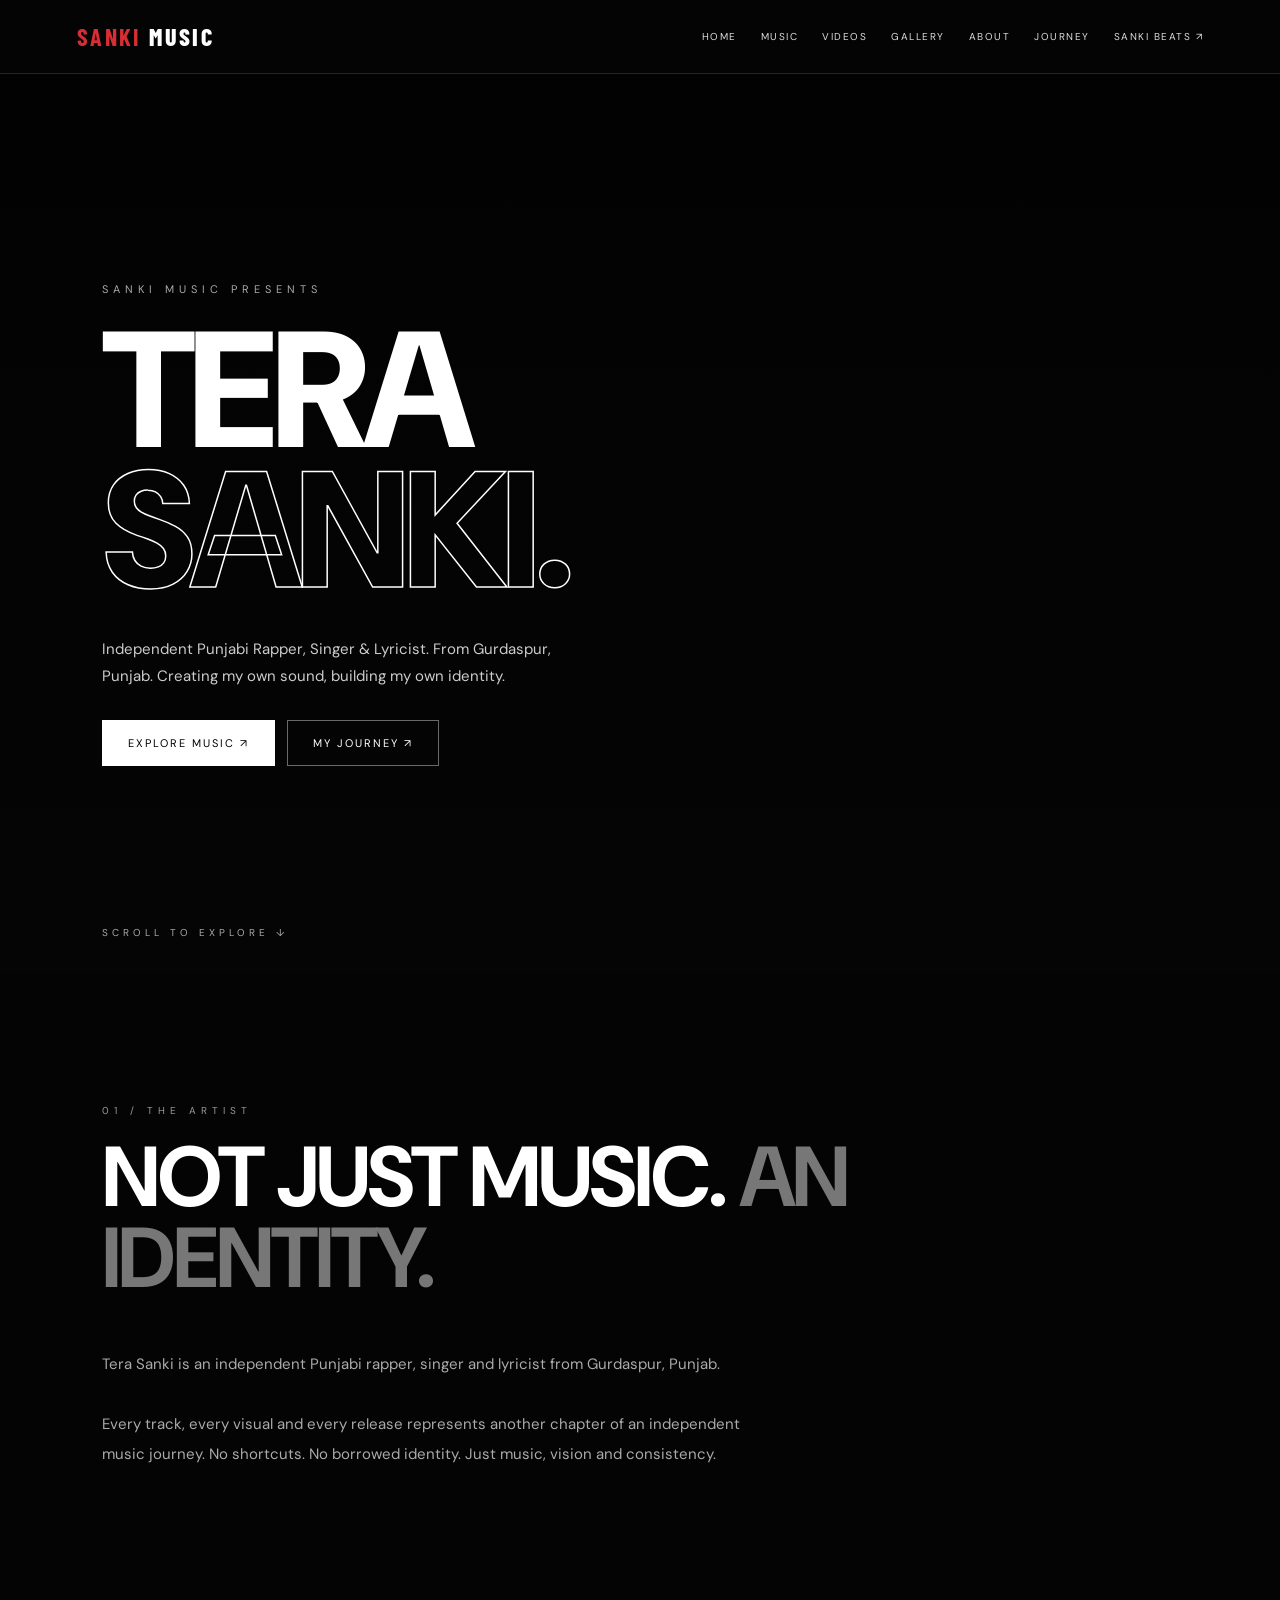
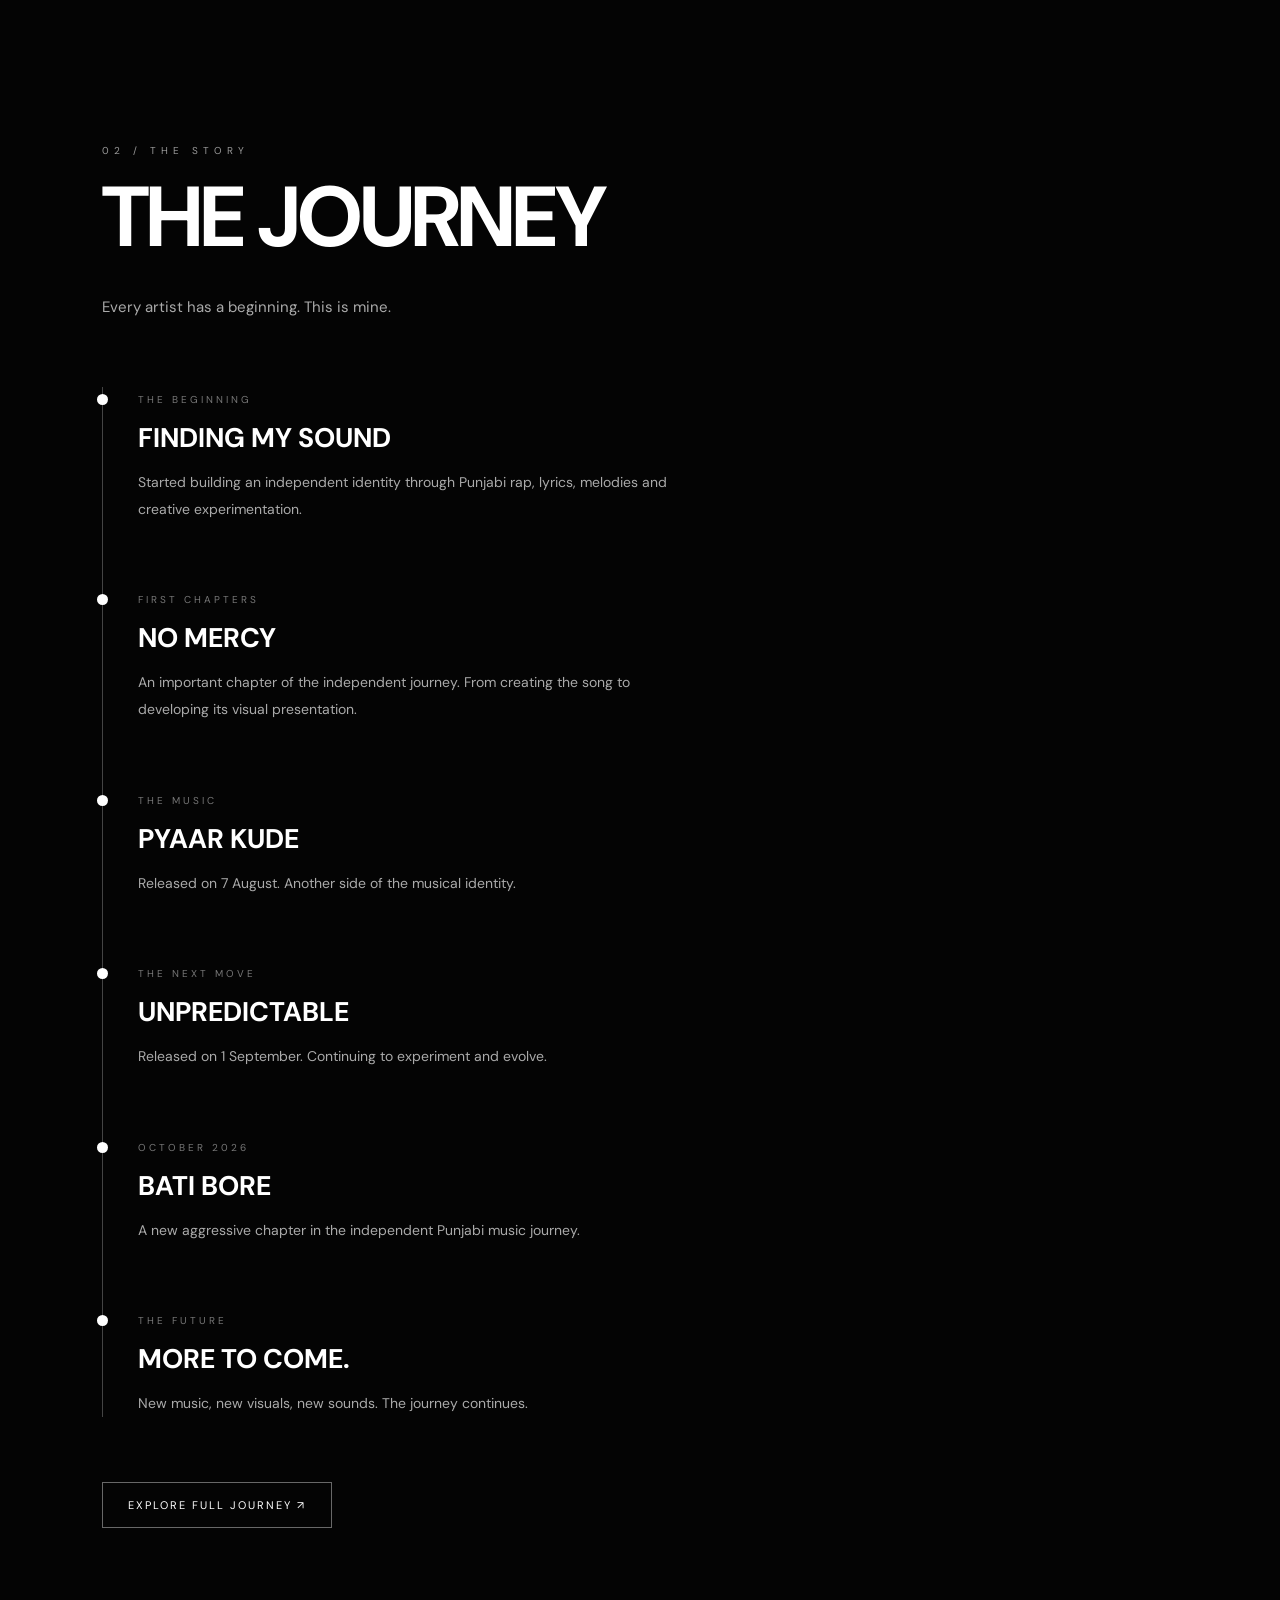
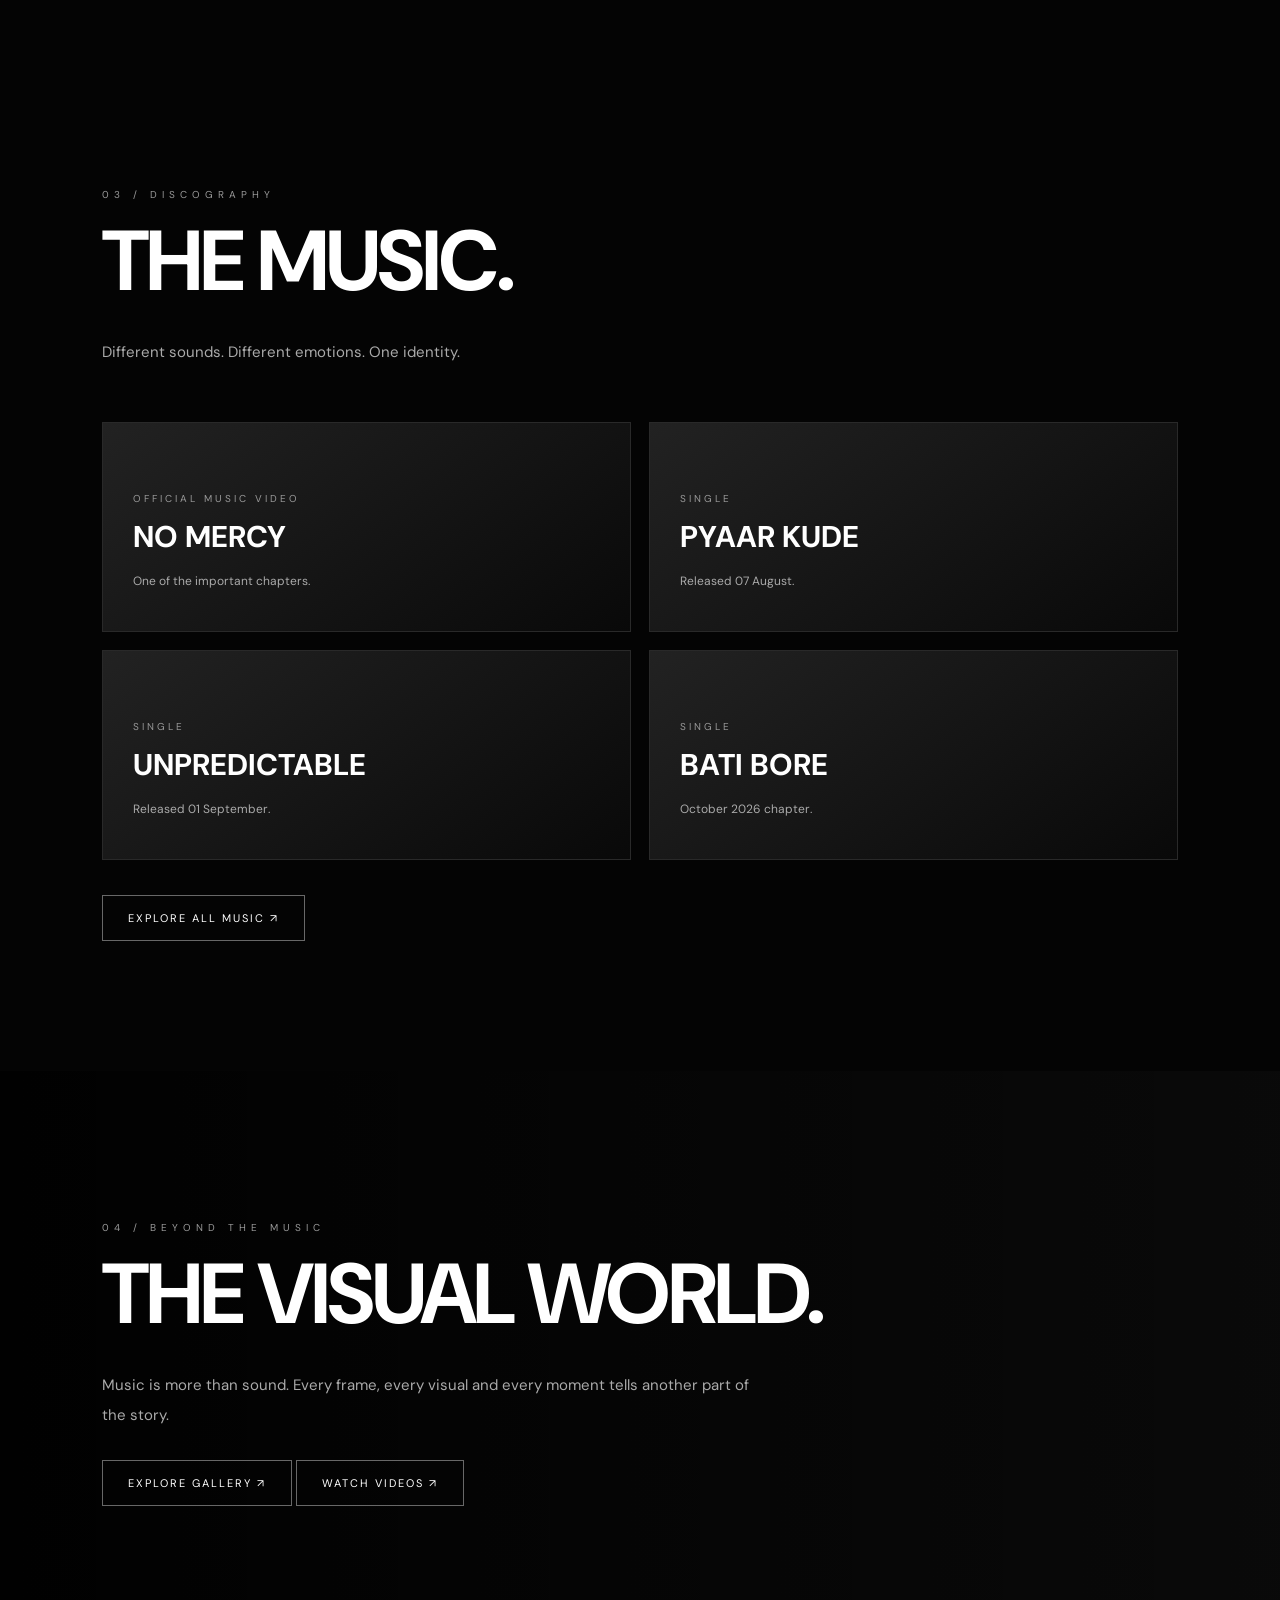
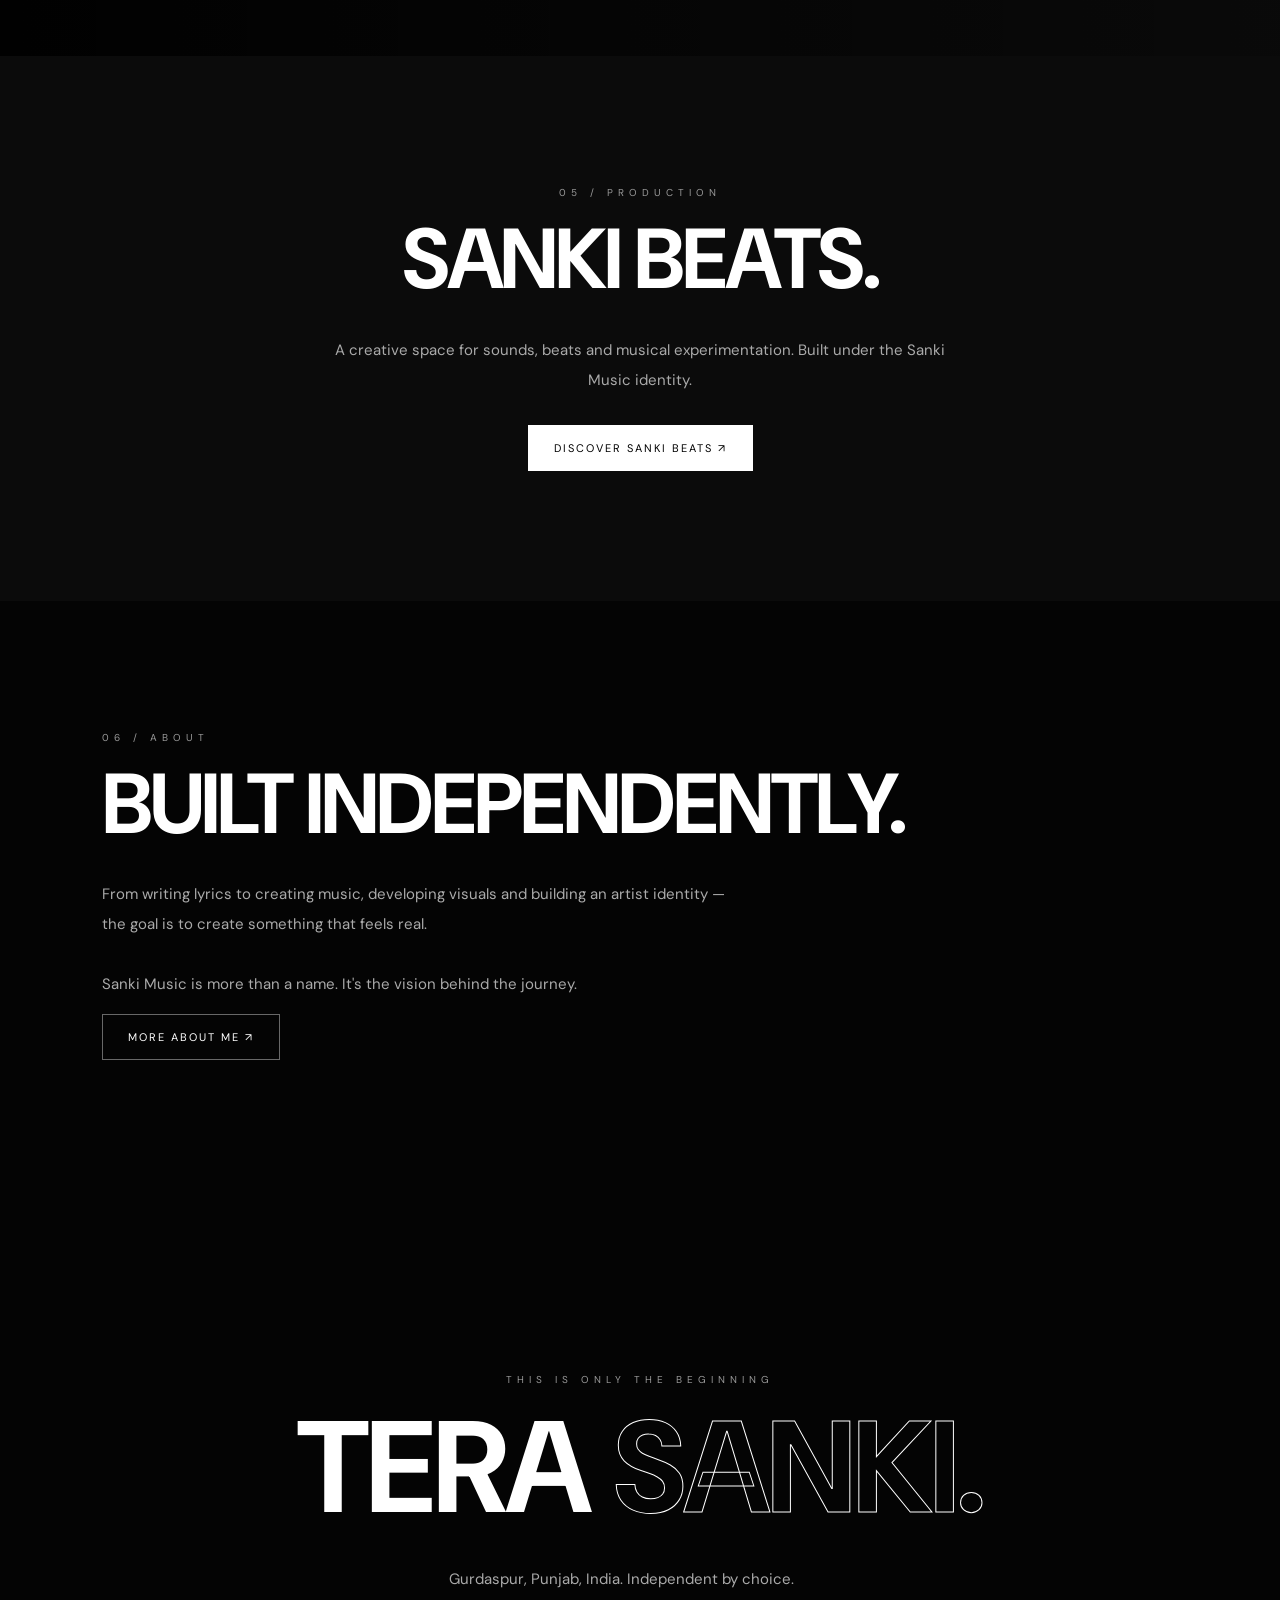
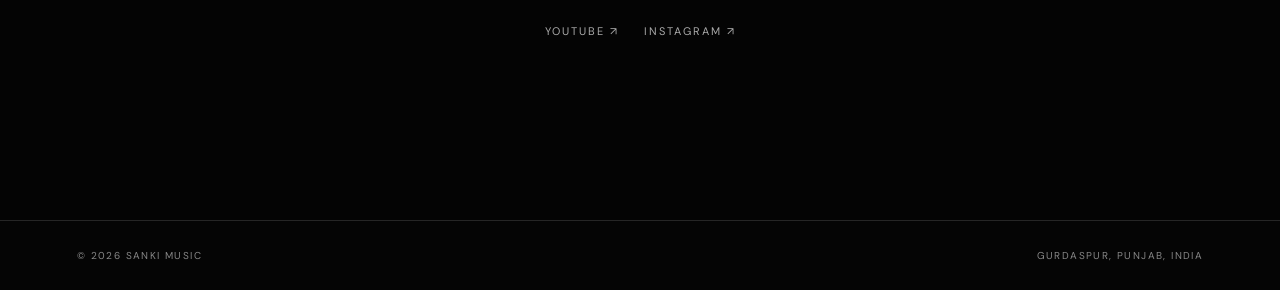
<file: index.html>
<!doctype html>
<html lang="en">
<head>
<meta charset="utf-8">
<meta name="viewport" content="width=device-width,initial-scale=1">
<title>TERA SANKI — Official Artist Website</title>

<link rel="icon" href="assets/icons/favicon.svg">
<link rel="stylesheet" href="css/style.css">

<script src="config.js" defer></script>
<script src="js/site.js" defer></script>

<style>

/* ==============================
   CINEMATIC HOMEPAGE
============================== */

html {
  scroll-behavior: smooth;
}

body {
  background: #050505;
  color: #fff;
  overflow-x: hidden;
}

/* BACKGROUND VIDEO */

.cinematic-bg {
  position: fixed;
  inset: 0;
  z-index: 0;
  background: #050505;
  overflow: hidden;
  pointer-events: none;
}

.cinematic-bg video {
  position: absolute;
  width: 100%;
  height: 100%;
  inset: 0;
  object-fit: cover;
  opacity: 0;
  transition: opacity 2s ease;
}

.cinematic-bg video.active {
  opacity: 1;
}

.cinematic-overlay {
  position: absolute;
  inset: 0;
  background:
    linear-gradient(to bottom, rgba(0,0,0,.55), transparent 35%, #050505 100%),
    rgba(0,0,0,.35);
}

/* CONTENT */

.header,
main,
.footer {
  position: relative;
  z-index: 2;
}

/* HERO */

.ts-hero {
  min-height: 100svh;
  display: flex;
  align-items: center;
  padding: 100px 8%;
  position: relative;
}

.ts-hero-content {
  max-width: 1000px;
}

.ts-label {
  color: #aaa;
  letter-spacing: 5px;
  font-size: 11px;
  text-transform: uppercase;
  margin-bottom: 25px;
}

.ts-title {
  font-size: clamp(65px, 13vw, 165px);
  line-height: .85;
  font-weight: 900;
  letter-spacing: -7px;
  margin: 0 0 35px;
}

.ts-title span {
  display: block;
  color: transparent;
  -webkit-text-stroke: 1.5px white;
}

.ts-description {
  max-width: 450px;
  color: #ccc;
  font-size: 15px;
  line-height: 1.8;
  margin-bottom: 30px;
}

.ts-buttons {
  display: flex;
  flex-wrap: wrap;
  gap: 12px;
}

.ts-button {
  display: inline-block;
  padding: 15px 25px;
  border: 1px solid rgba(255,255,255,.4);
  color: white;
  text-decoration: none;
  font-size: 11px;
  letter-spacing: 2px;
  text-transform: uppercase;
  transition: .3s;
}

.ts-button.primary {
  background: white;
  color: black;
}

.ts-button:hover {
  background: white;
  color: black;
}

.ts-scroll {
  position: absolute;
  bottom: 35px;
  left: 8%;
  color: #aaa;
  font-size: 10px;
  letter-spacing: 4px;
}

/* COMMON SECTIONS */

.ts-section {
  position: relative;
  padding: 130px 8%;
  background: rgba(5,5,5,.91);
}

.ts-eyebrow {
  color: #999;
  font-size: 10px;
  letter-spacing: 5px;
  text-transform: uppercase;
  margin-bottom: 20px;
}

.ts-heading {
  font-size: clamp(40px, 7vw, 85px);
  line-height: .95;
  letter-spacing: -3px;
  margin: 0 0 35px;
  text-transform: uppercase;
}

.ts-text {
  color: #aaa;
  max-width: 650px;
  font-size: 15px;
  line-height: 2;
}

/* INTRO */

.ts-intro {
  min-height: 65vh;
  display: flex;
  flex-direction: column;
  justify-content: center;
}

.ts-intro .ts-heading span {
  color: #777;
}

/* JOURNEY */

.ts-timeline {
  max-width: 850px;
  margin-top: 65px;
  border-left: 1px solid #444;
  padding-left: 35px;
}

.ts-event {
  position: relative;
  margin-bottom: 65px;
}

.ts-event::before {
  content: "";
  position: absolute;
  left: -41px;
  top: 7px;
  width: 11px;
  height: 11px;
  border-radius: 50%;
  background: white;
}

.ts-event small {
  color: #777;
  letter-spacing: 3px;
  font-size: 10px;
}

.ts-event h3 {
  font-size: 27px;
  margin: 12px 0;
  text-transform: uppercase;
}

.ts-event p {
  color: #aaa;
  line-height: 1.9;
  max-width: 550px;
  font-size: 14px;
}

/* MUSIC RELEASES */

.ts-releases {
  display: grid;
  grid-template-columns: repeat(2, minmax(0, 1fr));
  gap: 18px;
  margin-top: 55px;
}

.ts-release {
  min-height: 210px;
  padding: 30px;
  display: flex;
  flex-direction: column;
  justify-content: flex-end;
  background: linear-gradient(145deg,#222,#090909);
  border: 1px solid #292929;
  transition: .4s;
}

.ts-release:hover {
  transform: translateY(-7px);
  border-color: #777;
}

.ts-release small {
  color: #999;
  letter-spacing: 3px;
  font-size: 10px;
}

.ts-release h3 {
  font-size: 30px;
  margin: 12px 0 5px;
}

.ts-release p {
  color: #aaa;
  font-size: 12px;
}

/* VISUAL SECTION */

.ts-visual {
  min-height: 65vh;
  display: flex;
  flex-direction: column;
  justify-content: center;
  background:
    linear-gradient(90deg,rgba(0,0,0,.95),rgba(0,0,0,.45)),
    #111;
}

/* BEATS */

.ts-beats {
  background: #0b0b0b;
  text-align: center;
}

.ts-beats .ts-text {
  margin: 0 auto 30px;
}

/* FINAL */

.ts-final {
  min-height: 70vh;
  display: flex;
  flex-direction: column;
  justify-content: center;
  align-items: center;
  text-align: center;
}

.ts-final .ts-heading {
  font-size: clamp(55px, 12vw, 130px);
}

.ts-social {
  margin-top: 30px;
  display: flex;
  gap: 25px;
  flex-wrap: wrap;
  justify-content: center;
}

.ts-social a {
  color: #aaa;
  text-decoration: none;
  font-size: 11px;
  letter-spacing: 2px;
}

.ts-social a:hover {
  color: white;
}

/* SCROLL REVEAL */

.ts-reveal {
  opacity: 0;
  transform: translateY(65px);
  transition: opacity 1s ease, transform 1s ease;
}

.ts-reveal.visible {
  opacity: 1;
  transform: translateY(0);
}

/* PROGRESS BAR */

.ts-progress {
  position: fixed;
  top: 0;
  left: 0;
  height: 2px;
  width: 0;
  background: white;
  z-index: 9999;
}

/* MOBILE */

@media(max-width:700px) {

  .ts-hero {
    padding: 100px 7%;
  }

  .ts-title {
    letter-spacing: -3px;
  }

  .ts-section {
    padding: 90px 7%;
  }

  .ts-releases {
    grid-template-columns: 1fr;
  }

  .ts-release {
    min-height: 170px;
  }

  .ts-scroll {
    left: 7%;
  }

}

@media(prefers-reduced-motion:reduce) {
  .ts-reveal {
    opacity: 1;
    transform: none;
    transition: none;
  }

  html {
    scroll-behavior: auto;
  }
}

</style>
</head>

<body>

<!-- VIDEO BACKGROUND -->

<div class="cinematic-bg">

  <video id="bgVideo1" autoplay muted playsinline preload="auto"></video>

  <video id="bgVideo2" muted playsinline preload="auto"></video>

  <div class="cinematic-overlay"></div>

</div>

<div class="ts-progress" id="tsProgress"></div>

<!-- NAVIGATION -->

<header class="header">

  <a class="brand" href="index.html">
    <b>SANKI</b> MUSIC
  </a>

  <nav>
    <a href="index.html">Home</a>
    <a href="music.html">Music</a>
    <a href="videos.html">Videos</a>
    <a href="gallery.html">Gallery</a>
    <a href="about.html">About</a>
    <a href="beats.html">Sanki Beats ↗</a>
  </nav>

</header>


<main>

  <!-- HERO -->

  <section class="ts-hero">

    <div class="ts-hero-content">

      <div class="ts-label">
        SANKI MUSIC PRESENTS
      </div>

      <h1 class="ts-title">
        TERA
        <span>SANKI.</span>
      </h1>

      <p class="ts-description">
        Independent Punjabi Rapper, Singer & Lyricist.
        From Gurdaspur, Punjab.
        Creating my own sound, building my own identity.
      </p>

      <div class="ts-buttons">

        <a href="music.html" class="ts-button primary">
          Explore Music ↗
        </a>

        <a href="journey.html" class="ts-button">
          My Journey ↗
        </a>

      </div>

    </div>

    <div class="ts-scroll">
      SCROLL TO EXPLORE ↓
    </div>

  </section>


  <!-- INTRO -->

  <section class="ts-section ts-intro ts-reveal">

    <div class="ts-eyebrow">
      01 / THE ARTIST
    </div>

    <h2 class="ts-heading">
      NOT JUST MUSIC.
      <span>AN IDENTITY.</span>
    </h2>

    <p class="ts-text">
      Tera Sanki is an independent Punjabi rapper, singer
      and lyricist from Gurdaspur, Punjab.

      <br><br>

      Every track, every visual and every release
      represents another chapter of an independent
      music journey.

      No shortcuts. No borrowed identity.
      Just music, vision and consistency.
    </p>

  </section>


  <!-- JOURNEY -->

  <section class="ts-section">

    <div class="ts-reveal">

      <div class="ts-eyebrow">
        02 / THE STORY
      </div>

      <h2 class="ts-heading">
        THE JOURNEY
      </h2>

      <p class="ts-text">
        Every artist has a beginning.
        This is mine.
      </p>

    </div>

    <div class="ts-timeline">

      <div class="ts-event ts-reveal">
        <small>THE BEGINNING</small>
        <h3>Finding My Sound</h3>
        <p>
          Started building an independent identity
          through Punjabi rap, lyrics, melodies
          and creative experimentation.
        </p>
      </div>

      <div class="ts-event ts-reveal">
        <small>FIRST CHAPTERS</small>
        <h3>NO MERCY</h3>
        <p>
          An important chapter of the independent
          journey. From creating the song to
          developing its visual presentation.
        </p>
      </div>

      <div class="ts-event ts-reveal">
        <small>THE MUSIC</small>
        <h3>PYAAR KUDE</h3>
        <p>
          Released on 7 August.
          Another side of the musical identity.
        </p>
      </div>

      <div class="ts-event ts-reveal">
        <small>THE NEXT MOVE</small>
        <h3>UNPREDICTABLE</h3>
        <p>
          Released on 1 September.
          Continuing to experiment and evolve.
        </p>
      </div>

      <div class="ts-event ts-reveal">
        <small>OCTOBER 2026</small>
        <h3>BATI BORE</h3>
        <p>
          A new aggressive chapter in the
          independent Punjabi music journey.
        </p>
      </div>

      <div class="ts-event ts-reveal">
        <small>THE FUTURE</small>
        <h3>MORE TO COME.</h3>
        <p>
          New music, new visuals, new sounds.
          The journey continues.
        </p>
      </div>

    </div>

    <a href="journey.html" class="ts-button">
      Explore Full Journey ↗
    </a>

  </section>


  <!-- MUSIC -->

  <section class="ts-section">

    <div class="ts-reveal">

      <div class="ts-eyebrow">
        03 / DISCOGRAPHY
      </div>

      <h2 class="ts-heading">
        THE MUSIC.
      </h2>

      <p class="ts-text">
        Different sounds. Different emotions.
        One identity.
      </p>

    </div>

    <div class="ts-releases">

      <div class="ts-release ts-reveal">
        <small>OFFICIAL MUSIC VIDEO</small>
        <h3>NO MERCY</h3>
        <p>One of the important chapters.</p>
      </div>

      <div class="ts-release ts-reveal">
        <small>SINGLE</small>
        <h3>PYAAR KUDE</h3>
        <p>Released 07 August.</p>
      </div>

      <div class="ts-release ts-reveal">
        <small>SINGLE</small>
        <h3>UNPREDICTABLE</h3>
        <p>Released 01 September.</p>
      </div>

      <div class="ts-release ts-reveal">
        <small>SINGLE</small>
        <h3>BATI BORE</h3>
        <p>October 2026 chapter.</p>
      </div>

    </div>

    <div style="margin-top:35px" class="ts-reveal">

      <a href="music.html" class="ts-button">
        Explore All Music ↗
      </a>

    </div>

  </section>


  <!-- VISUAL WORLD -->

  <section class="ts-section ts-visual">

    <div class="ts-reveal">

      <div class="ts-eyebrow">
        04 / BEYOND THE MUSIC
      </div>

      <h2 class="ts-heading">
        THE VISUAL
        WORLD.
      </h2>

      <p class="ts-text">
        Music is more than sound.
        Every frame, every visual and every
        moment tells another part of the story.
      </p>

      <div style="margin-top:30px">

        <a href="gallery.html" class="ts-button">
          Explore Gallery ↗
        </a>

        <a href="videos.html" class="ts-button">
          Watch Videos ↗
        </a>

      </div>

    </div>

  </section>


  <!-- SANKI BEATS -->

  <section class="ts-section ts-beats">

    <div class="ts-reveal">

      <div class="ts-eyebrow">
        05 / PRODUCTION
      </div>

      <h2 class="ts-heading">
        SANKI BEATS.
      </h2>

      <p class="ts-text">
        A creative space for sounds, beats
        and musical experimentation.
        Built under the Sanki Music identity.
      </p>

      <a href="beats.html" class="ts-button primary">
        Discover Sanki Beats ↗
      </a>

    </div>

  </section>


  <!-- ABOUT -->

  <section class="ts-section">

    <div class="ts-reveal">

      <div class="ts-eyebrow">
        06 / ABOUT
      </div>

      <h2 class="ts-heading">
        BUILT
        INDEPENDENTLY.
      </h2>

      <p class="ts-text">
        From writing lyrics to creating music,
        developing visuals and building an artist
        identity — the goal is to create something
        that feels real.

        <br><br>

        Sanki Music is more than a name.
        It's the vision behind the journey.
      </p>

      <a href="about.html" class="ts-button">
        More About Me ↗
      </a>

    </div>

  </section>


  <!-- ENDING -->

  <section class="ts-section ts-final">

    <div class="ts-reveal">

      <div class="ts-eyebrow">
        THIS IS ONLY THE BEGINNING
      </div>

      <h2 class="ts-heading">
        TERA
        <span style="color:transparent;-webkit-text-stroke:1px white">
          SANKI.
        </span>
      </h2>

      <p class="ts-text">
        Gurdaspur, Punjab, India.
        Independent by choice.
      </p>

      <div class="ts-social">

        <a href="https://www.youtube.com/@terasanki" target="_blank">
          YOUTUBE ↗
        </a>

        <a href="https://www.instagram.com/terasanki/" target="_blank">
          INSTAGRAM ↗
        </a>

      </div>

    </div>

  </section>

</main>


<footer class="footer">

  <span>© 2026 SANKI MUSIC</span>

  <span>Gurdaspur, Punjab, India</span>

</footer>


<!-- CINEMATIC VIDEO ENGINE -->

<script>

document.addEventListener("DOMContentLoaded", () => {

  const videoList = [

    "assets/videos/IMG_7999_20261017132345.mp4"

    // Add more actual video paths here:
    // "assets/videos/your-next-video.mp4",
    // "assets/videos/another-video.mp4",

  ];

  const videoA = document.getElementById("bgVideo1");
  const videoB = document.getElementById("bgVideo2");

  let current = videoA;
  let next = videoB;
  let index = 0;
  let switching = false;

  function startVideo() {

    current.src = videoList[index];
    current.muted = true;
    current.load();

    current.oncanplay = async () => {

      try {

        await current.play();
        current.classList.add("active");

      } catch(error) {

        console.log("Video autoplay error:", error);

      }

    };

    current.onended = switchVideo;

  }

  function switchVideo() {

    if(switching || videoList.length === 0) return;

    switching = true;

    index = (index + 1) % videoList.length;

    next.src = videoList[index];
    next.muted = true;
    next.load();

    next.oncanplay = async () => {

      try {

        await next.play();

        next.classList.add("active");
        current.classList.remove("active");

        const previous = current;

        current = next;
        next = previous;

        current.onended = switchVideo;

        switching = false;

      } catch(error) {

        switching = false;

        console.log("Video switch error:", error);

      }

    };

  }

  if(videoList.length > 0) {
    startVideo();
  }

});


/* SCROLL REVEAL */

const revealObserver = new IntersectionObserver((entries) => {

  entries.forEach(entry => {

    if(entry.isIntersecting) {

      entry.target.classList.add("visible");

      revealObserver.unobserve(entry.target);

    }

  });

}, {
  threshold: 0.12
});

document.querySelectorAll(".ts-reveal").forEach(element => {

  revealObserver.observe(element);

});


/* SCROLL PROGRESS */

window.addEventListener("scroll", () => {

  const scrollTop = window.scrollY;

  const scrollHeight =
    document.documentElement.scrollHeight - window.innerHeight;

  const progress = scrollHeight > 0
    ? (scrollTop / scrollHeight) * 100
    : 0;

  document.getElementById("tsProgress").style.width =
    progress + "%";

}, { passive: true });

</script>

</body>
</html>
</file>
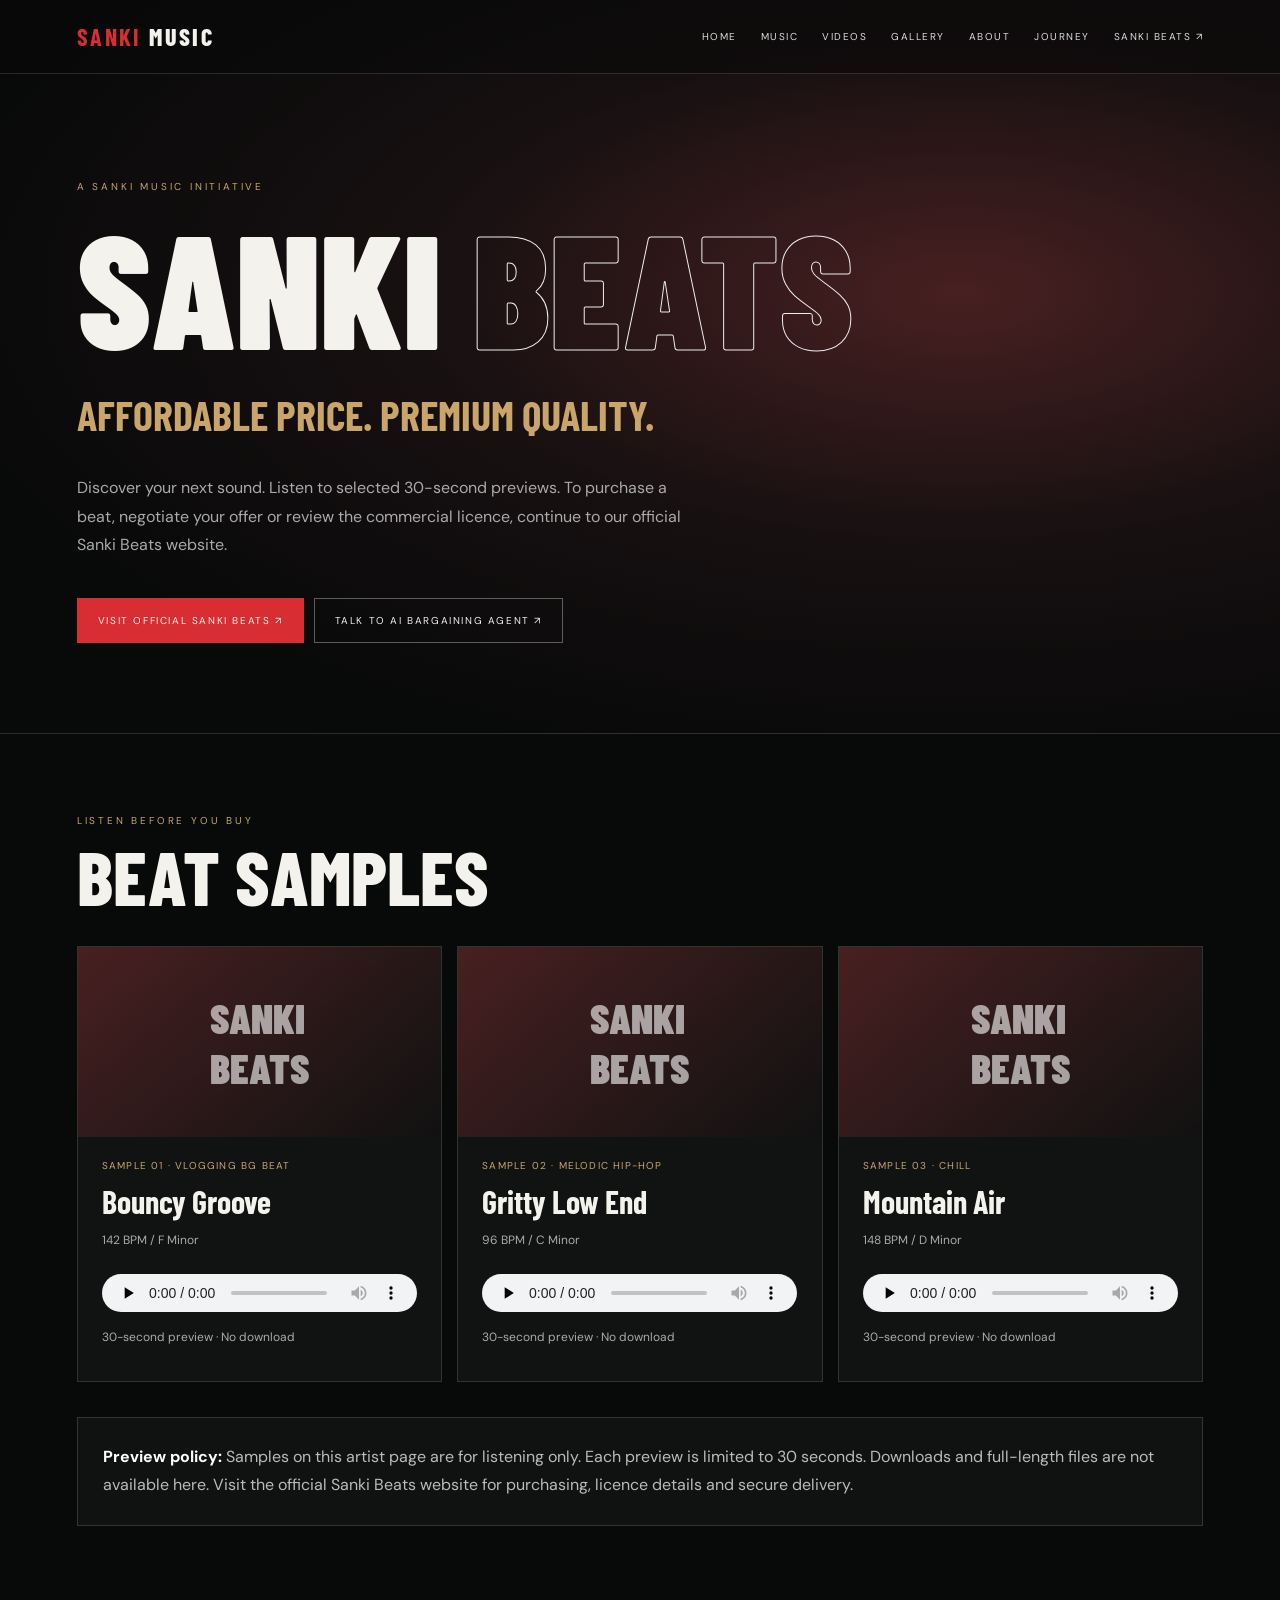
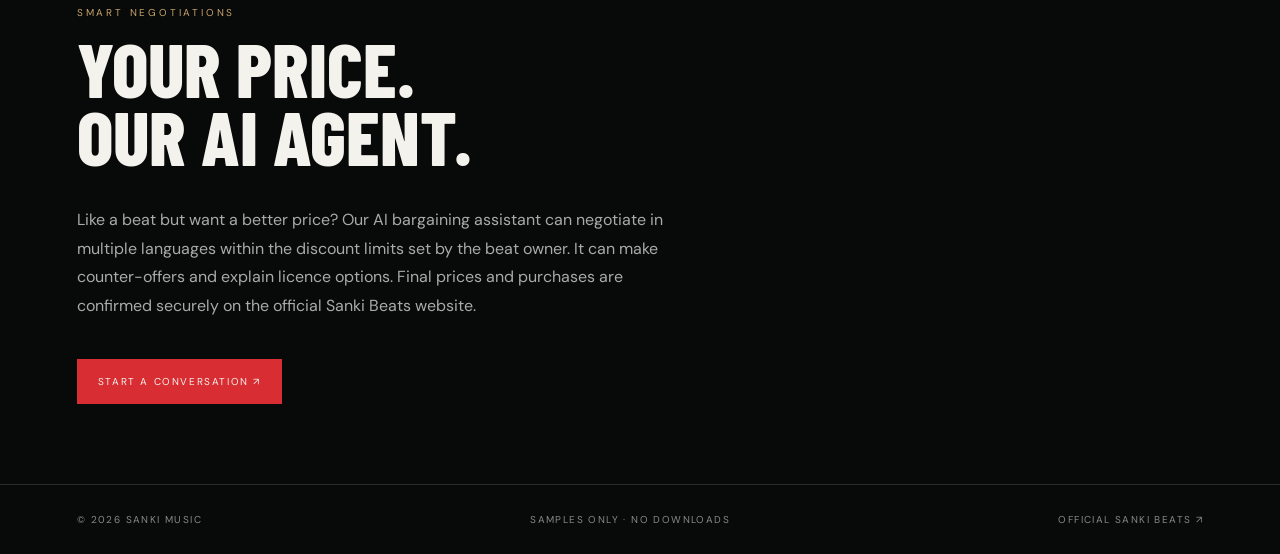
<file: beats.html>
<!doctype html><html lang="en"><head><meta charset="utf-8"><meta name="viewport" content="width=device-width,initial-scale=1"><title>Sanki Beats — Samples | Tera Sanki</title><meta name="description" content="Listen to 30-second Sanki Beats previews. Visit the official website to purchase."><link rel="icon" href="assets/icons/favicon.svg"><link rel="stylesheet" href="css/style.css"><script src="config.js" defer></script><script src="js/site.js" defer></script></head><body data-beats-page="true" data-deter-inspect="true"><header class="header"><a class="brand" href="index.html"><b>SANKI</b> MUSIC</a><nav><a href="index.html">Home</a><a href="music.html">Music</a><a href="videos.html">Videos</a><a href="gallery.html">Gallery</a><a href="about.html">About</a><a href="beats.html">Sanki Beats ↗</a></nav></header><main><section data-beats-content><section class="hero"><div class="container"><div class="eyebrow">A Sanki Music initiative</div><h1 class="display">SANKI <span class="outline">BEATS</span></h1><h2 style="font:700 clamp(24px,4vw,42px) 'Barlow Condensed';color:var(--gold)">AFFORDABLE PRICE. PREMIUM QUALITY.</h2><p class="sub">Discover your next sound. Listen to selected 30-second previews. To purchase a beat, negotiate your offer or review the commercial licence, continue to our official Sanki Beats website.</p><a class="btn primary" data-official-link href="#">Visit Official Sanki Beats ↗</a><a class="btn" data-agent-link href="#">Talk to AI Bargaining Agent ↗</a></div></section><section class="section"><div class="container"><div class="eyebrow">Listen before you buy</div><h2>BEAT SAMPLES</h2><div class="grid" data-sample-grid></div><div class="notice"><b style="color:#fff">Preview policy:</b> Samples on this artist page are for listening only. Each preview is limited to 30 seconds. Downloads and full-length files are not available here. Visit the official Sanki Beats website for purchasing, licence details and secure delivery.</div></div></section><section class="section" style="padding-top:0"><div class="container"><div class="eyebrow">Smart negotiations</div><h2>YOUR PRICE.<br>OUR AI AGENT.</h2><p class="sub">Like a beat but want a better price? Our AI bargaining assistant can negotiate in multiple languages within the discount limits set by the beat owner. It can make counter-offers and explain licence options. Final prices and purchases are confirmed securely on the official Sanki Beats website.</p><a class="btn primary" data-agent-link href="#">Start a conversation ↗</a></div></section></section><section class="coming hidden" data-beats-offline><div><div class="eyebrow">Sanki Music / Beats</div><h1>COMING<br><span class="outline">SOON.</span></h1><p>Something is being prepared. Sanki Beats will be back shortly.</p><a class="btn" href="index.html">Back to Tera Sanki ↗</a></div></section></main><footer class="footer"><span>© 2026 SANKI MUSIC</span><span>Samples only · No downloads</span><a data-official-link href="#">Official Sanki Beats ↗</a></footer></body></html>
</file>
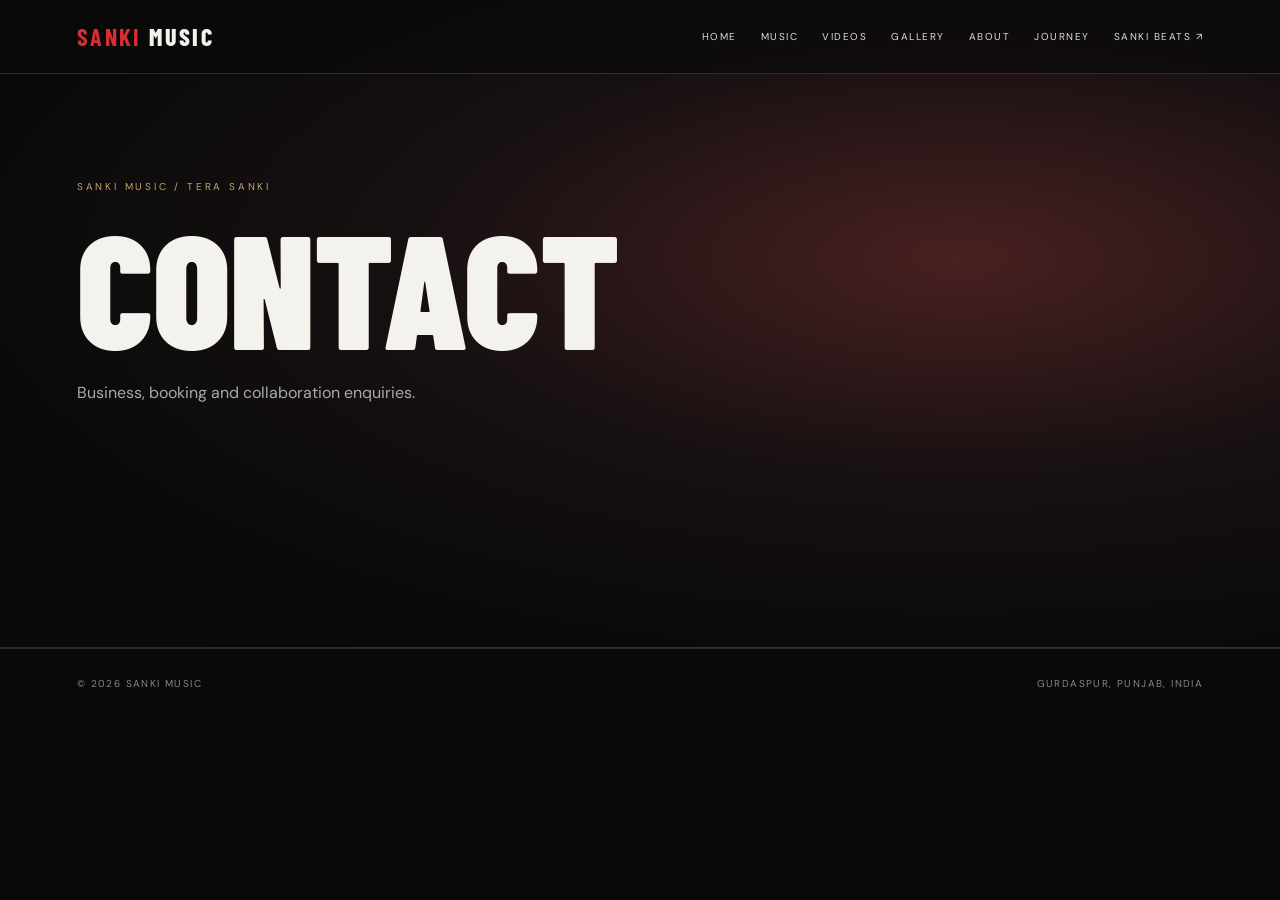
<file: contact.html>
<!doctype html><html lang="en"><head><meta charset="utf-8"><meta name="viewport" content="width=device-width,initial-scale=1"><title>CONTACT — Tera Sanki</title><link rel="icon" href="assets/icons/favicon.svg"><link rel="stylesheet" href="css/style.css"><script src="config.js" defer></script><script src="js/site.js" defer></script></head><body><header class="header"><a class="brand" href="index.html"><b>SANKI</b> MUSIC</a><nav><a href="index.html">Home</a><a href="music.html">Music</a><a href="videos.html">Videos</a><a href="gallery.html">Gallery</a><a href="about.html">About</a><a href="beats.html">Sanki Beats ↗</a></nav></header><main><section class="hero"><div class="container"><div class="eyebrow">Sanki Music / Tera Sanki</div><h1 class="display">CONTACT</h1><p class="sub">Business, booking and collaboration enquiries.</p></div></section></main><footer class="footer"><span>© 2026 SANKI MUSIC</span><span>Gurdaspur, Punjab, India</span></footer></body></html>
</file>
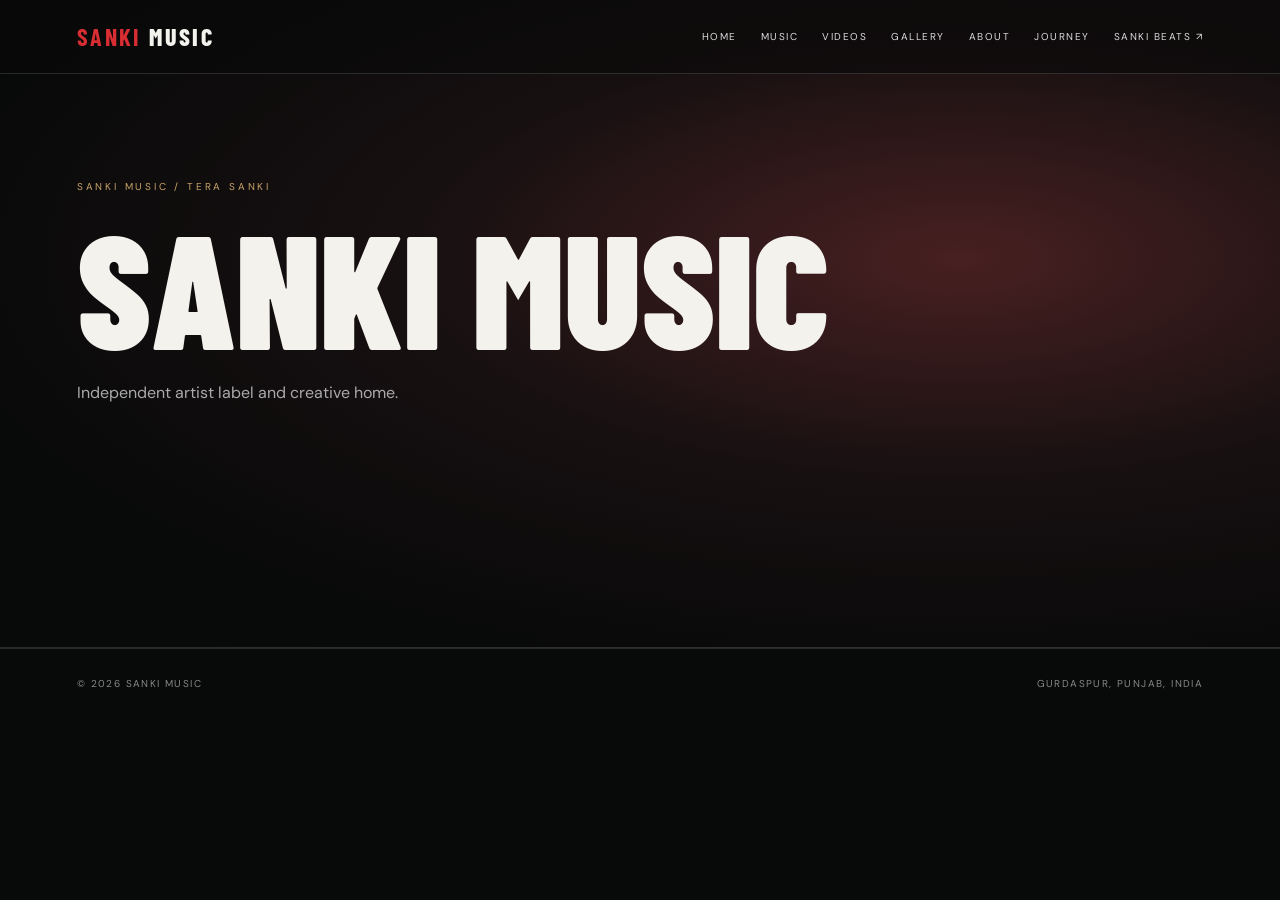
<file: label.html>
<!doctype html><html lang="en"><head><meta charset="utf-8"><meta name="viewport" content="width=device-width,initial-scale=1"><title>SANKI MUSIC — Tera Sanki</title><link rel="icon" href="assets/icons/favicon.svg"><link rel="stylesheet" href="css/style.css"><script src="config.js" defer></script><script src="js/site.js" defer></script></head><body><header class="header"><a class="brand" href="index.html"><b>SANKI</b> MUSIC</a><nav><a href="index.html">Home</a><a href="music.html">Music</a><a href="videos.html">Videos</a><a href="gallery.html">Gallery</a><a href="about.html">About</a><a href="beats.html">Sanki Beats ↗</a></nav></header><main><section class="hero"><div class="container"><div class="eyebrow">Sanki Music / Tera Sanki</div><h1 class="display">SANKI MUSIC</h1><p class="sub">Independent artist label and creative home.</p></div></section></main><footer class="footer"><span>© 2026 SANKI MUSIC</span><span>Gurdaspur, Punjab, India</span></footer></body></html>
</file>
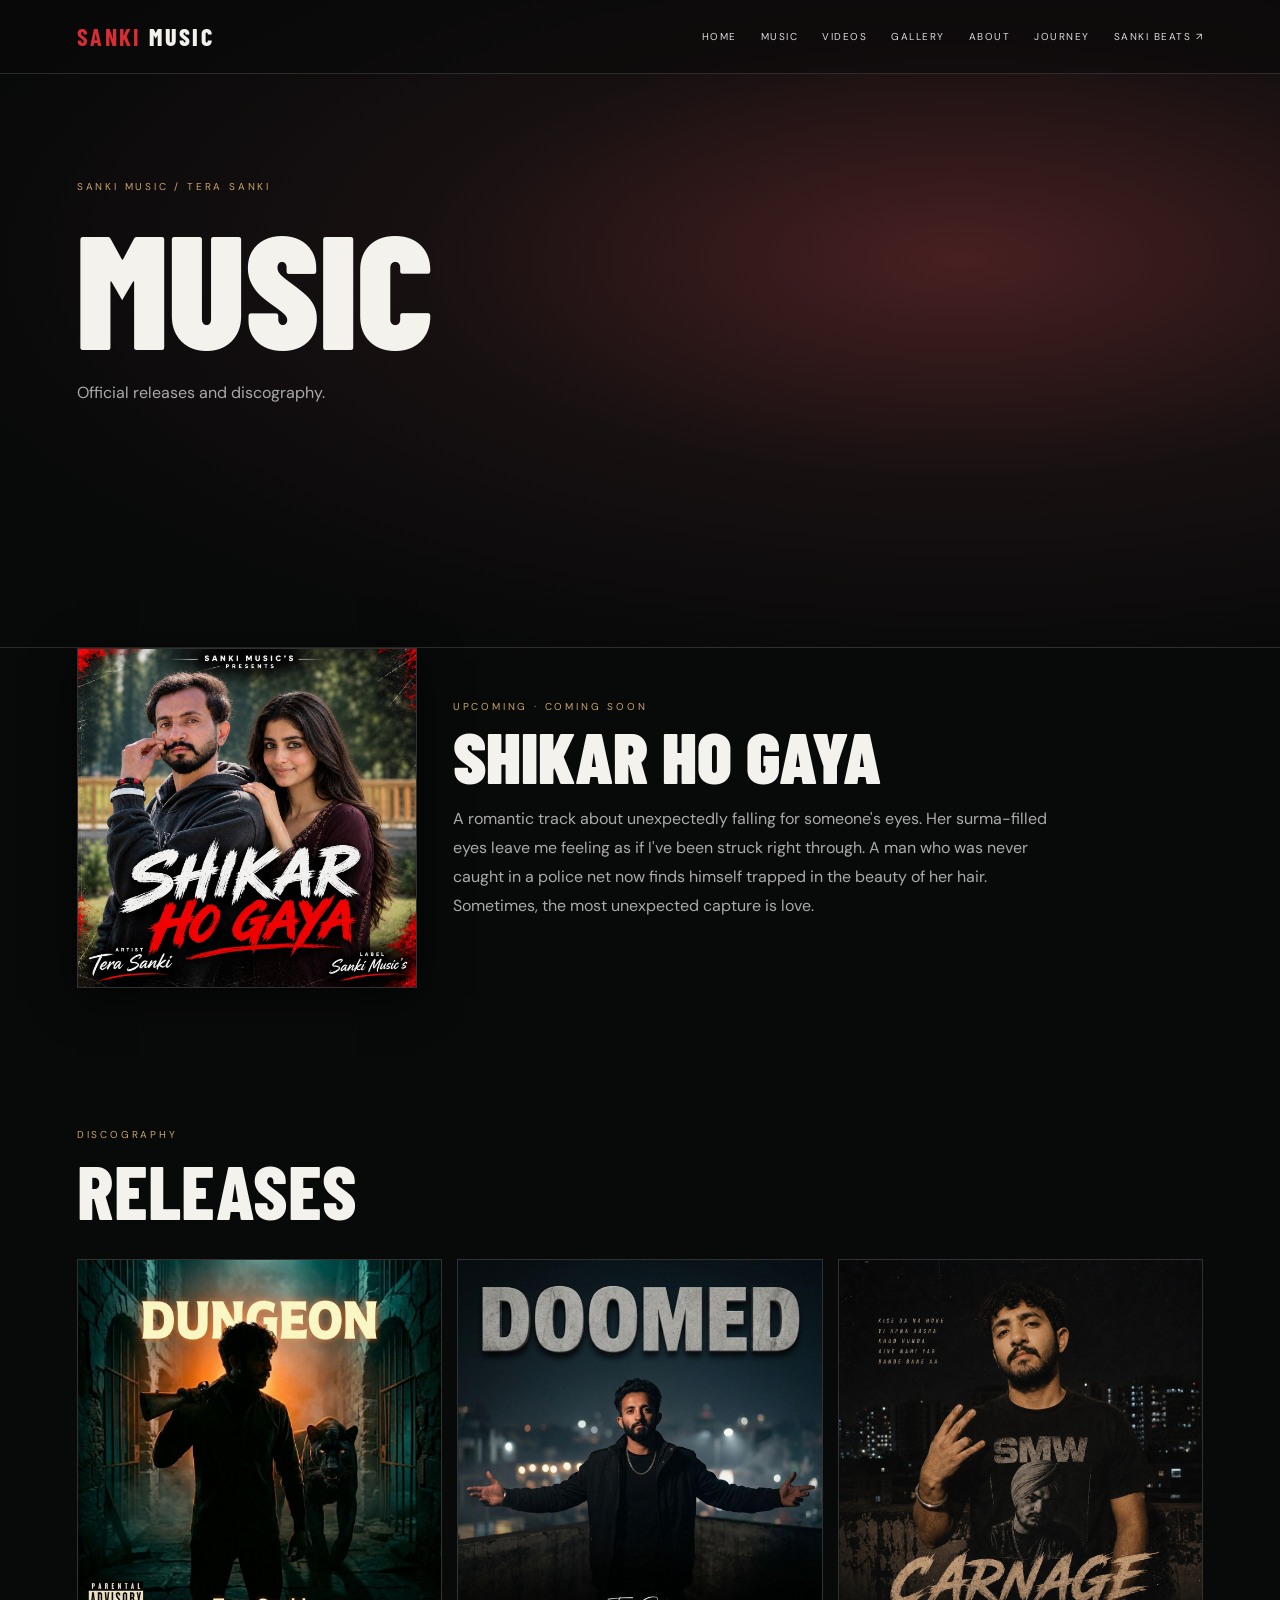
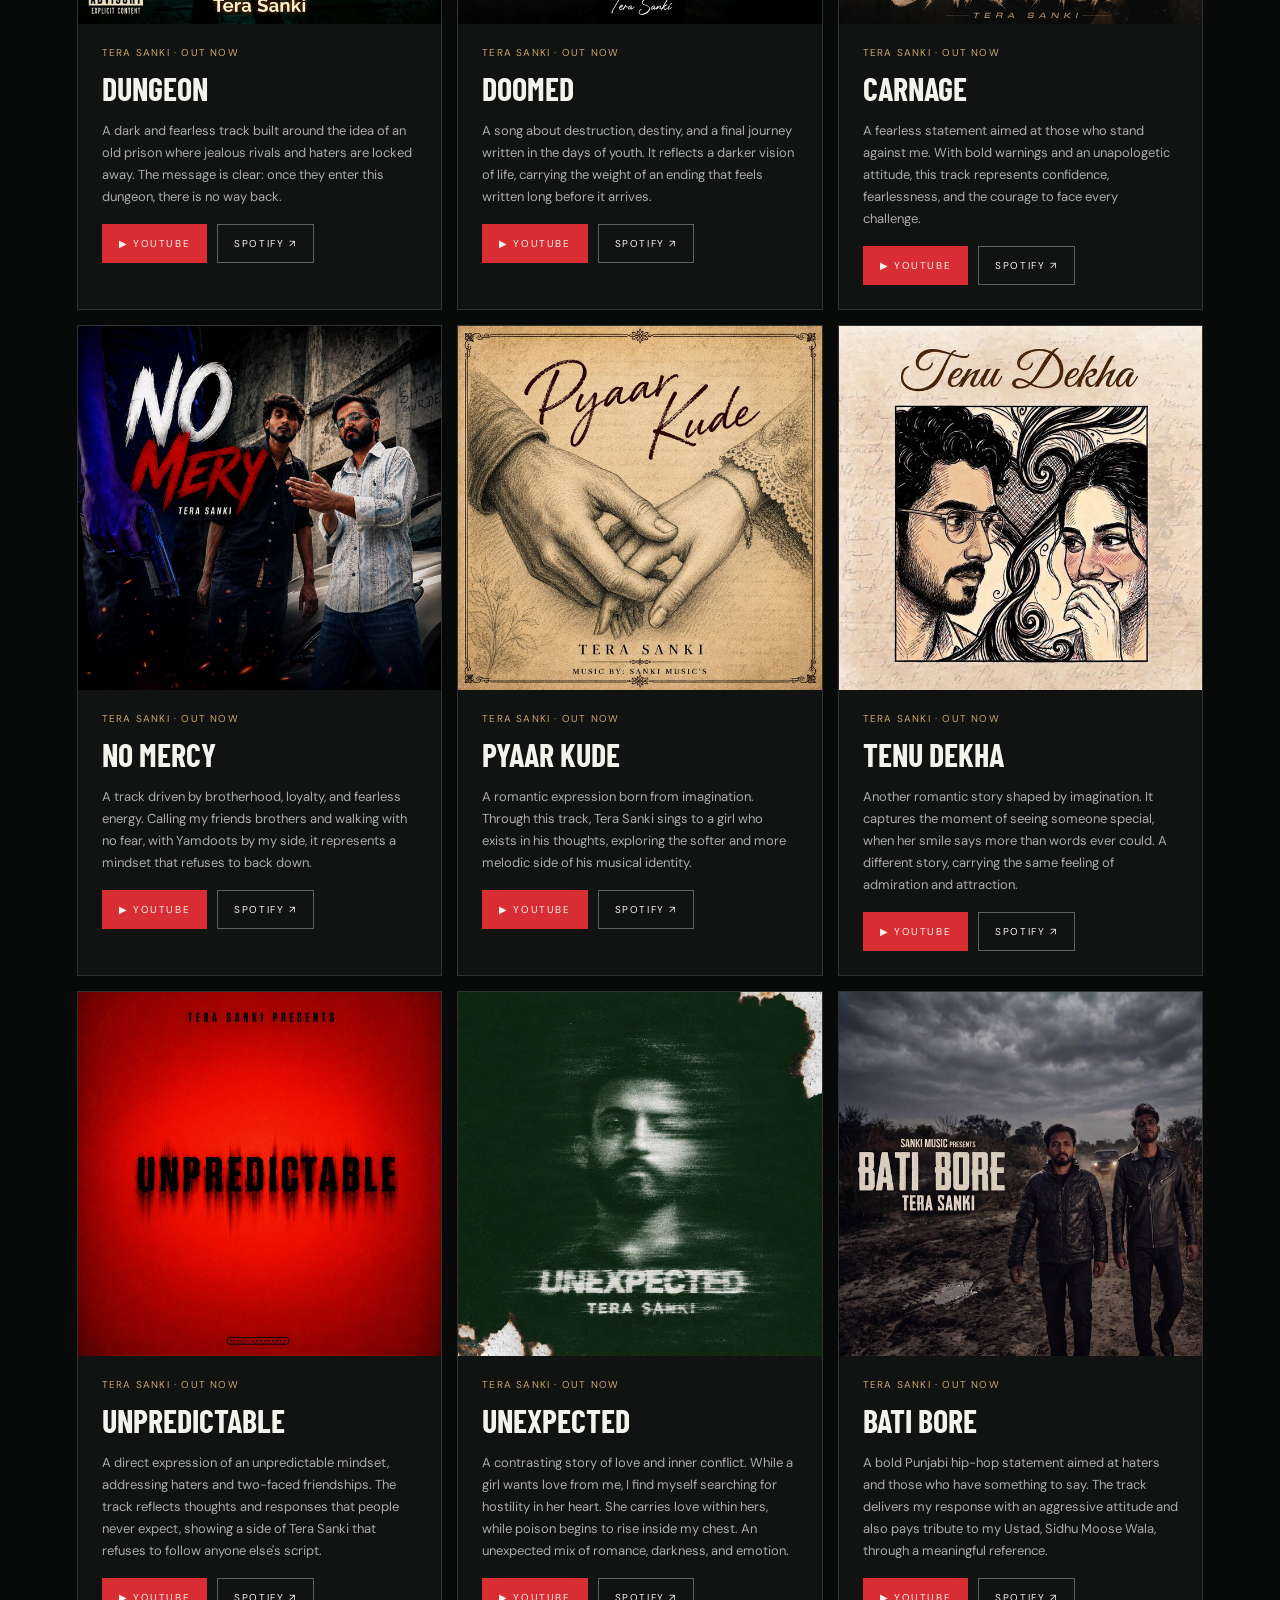
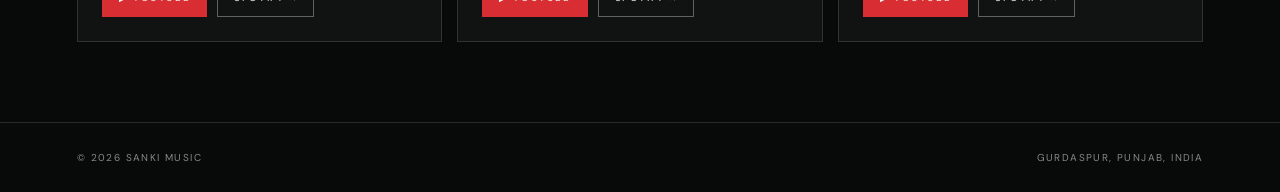
<file: music.html>
<!doctype html><html lang="en"><head><meta charset="utf-8"><meta name="viewport" content="width=device-width,initial-scale=1"><title>MUSIC — Tera Sanki</title><meta name="description" content="Official releases and discography of Tera Sanki. Listen on YouTube and Spotify."><link rel="icon" href="assets/icons/favicon.svg"><link rel="stylesheet" href="css/style.css">

<style>
/* ===== MUSIC PAGE ONLY ===== */

/* Release cards */
body.music-page .card{padding:24px;overflow:hidden}
body.music-page .card img.poster{
  display:block;
  width:calc(100% + 48px);
  max-width:none;
  aspect-ratio:1/1;
  object-fit:cover;
  margin:-24px -24px 22px;
  background:#111;
}
body.music-page .card p{font-size:13px;line-height:1.7}
body.music-page .links{display:flex;flex-wrap:wrap;gap:10px;margin-top:16px}
body.music-page .links .btn{margin:0;padding:12px 16px}

/* Upcoming song */
body.music-page .upcoming{
  display:grid;
  grid-template-columns:minmax(0,340px) 1fr;
  gap:36px;
  align-items:center;
  margin-bottom:60px;
}
body.music-page .upcoming img.poster{
  display:block;
  width:100%;
  max-width:340px;
  aspect-ratio:1/1;
  object-fit:cover;
  border:1px solid var(--line);
  box-shadow:0 10px 40px rgba(0,0,0,.6);
  background:#111;
}
body.music-page .upcoming-info h2{font:900 clamp(40px,6vw,72px)/.9 'Barlow Condensed';margin:10px 0 18px}
body.music-page .upcoming-info .sub{margin:0}

/* Poster na mile to text-cover */
body.music-page .upcoming .cover{margin:0;width:100%;max-width:340px;aspect-ratio:1/1;height:auto}

@media(max-width:760px){
  body.music-page .upcoming{grid-template-columns:1fr;gap:22px}
  body.music-page .upcoming img.poster,
  body.music-page .upcoming .cover{max-width:100%}
}
</style>

<script src="config.js" defer></script><script src="js/site.js" defer></script></head><body class="music-page"><header class="header"><a class="brand" href="index.html"><b>SANKI</b> MUSIC</a><nav><a href="index.html">Home</a><a href="music.html">Music</a><a href="videos.html">Videos</a><a href="gallery.html">Gallery</a><a href="about.html">About</a><a href="beats.html">Sanki Beats ↗</a></nav></header><main><section class="hero"><div class="container"><div class="eyebrow">Sanki Music / Tera Sanki</div><h1 class="display">MUSIC</h1><p class="sub">Official releases and discography.</p></div></section>

<section class="section" style="padding-top:0"><div class="container"><div data-upcoming></div></div></section>

<section class="section" style="padding-top:0"><div class="container"><div class="eyebrow">Discography</div><h2>RELEASES</h2><div class="grid" data-release-grid></div></div></section></main><footer class="footer"><span>© 2026 SANKI MUSIC</span><span>Gurdaspur, Punjab, India</span></footer></body></html>
</file>
<file: css/style.css>
@import url('https://fonts.googleapis.com/css2?family=Barlow+Condensed:wght@500;600;700;800;900&family=DM+Sans:wght@400;500;600;700&display=swap');
:root{--bg:#080909;--white:#f4f2ed;--muted:#aaa;--red:#d82d32;--gold:#c9a56a;--line:#ffffff22}
*{box-sizing:border-box}body{margin:0;background:var(--bg);color:var(--white);font-family:'DM Sans',sans-serif}a{color:inherit;text-decoration:none}.container{width:min(1160px,88vw);margin:auto}.header{position:absolute;z-index:9;top:0;width:100%;padding:22px 6vw;display:flex;justify-content:space-between;align-items:center;border-bottom:1px solid var(--line);background:#08090988}.brand{font:800 24px 'Barlow Condensed';letter-spacing:.1em}.brand b{color:var(--red)}nav{display:flex;gap:24px;align-items:center}nav a{font-size:10px;letter-spacing:.15em;text-transform:uppercase;color:#ddd}nav a:hover{color:var(--gold)}.hero{min-height:72vh;padding:180px 0 90px;background:radial-gradient(ellipse at 75% 40%,#482021,#171011 40%,#080909 78%);border-bottom:1px solid var(--line)}.eyebrow{color:var(--gold);font-size:10px;letter-spacing:.28em;text-transform:uppercase}.display{font:900 clamp(70px,13vw,160px)/.85 'Barlow Condensed';text-transform:uppercase;margin:25px 0}.outline{color:transparent;-webkit-text-stroke:1px #eee}.sub{color:var(--muted);line-height:1.8;max-width:620px}.btn{display:inline-block;border:1px solid #ffffff55;padding:15px 20px;font-size:10px;letter-spacing:.16em;text-transform:uppercase;margin:22px 10px 0 0;transition:.2s}.btn.primary,.btn:hover{background:var(--red);border-color:var(--red)}.section{padding:80px 0}.section h2{font:800 clamp(42px,6vw,76px)/.9 'Barlow Condensed';text-transform:uppercase;margin:15px 0 35px}.grid{display:grid;grid-template-columns:repeat(3,1fr);gap:15px}.card{border:1px solid var(--line);background:#111313;padding:24px;transition:.3s}.card:hover{transform:translateY(-5px);border-color:#ffffff66}.cover{height:190px;background:linear-gradient(140deg,#482021,#111);display:grid;place-items:center;font:900 42px 'Barlow Condensed';color:#ffffff99;margin:-24px -24px 22px}.meta{font-size:10px;letter-spacing:.12em;color:var(--gold);text-transform:uppercase}.card h3{font:700 32px 'Barlow Condensed';margin:10px 0}.card p{color:var(--muted);font-size:12px}.audio{width:100%;margin-top:14px;height:38px}.notice{border:1px solid #ffffff25;background:#101212;padding:25px;margin-top:35px;color:#bbb;line-height:1.8}.footer{padding:28px 6vw;border-top:1px solid var(--line);display:flex;justify-content:space-between;flex-wrap:wrap;gap:15px;color:#888;font-size:10px;letter-spacing:.14em;text-transform:uppercase}.coming{min-height:100vh;display:grid;place-items:center;text-align:center;background:radial-gradient(ellipse at center,#401b1d,#080909 65%);padding:30px}.coming h1{font:900 clamp(65px,12vw,130px)/.85 'Barlow Condensed';margin:20px 0}.coming p{color:#aaa}.hidden{display:none!important}@media(max-width:760px){.header{padding:18px 6vw}nav{gap:10px;flex-wrap:wrap;justify-content:flex-end}nav a{font-size:8px}.grid{grid-template-columns:1fr}.hero{padding-top:160px}.section{padding:60px 0}}
</file>
